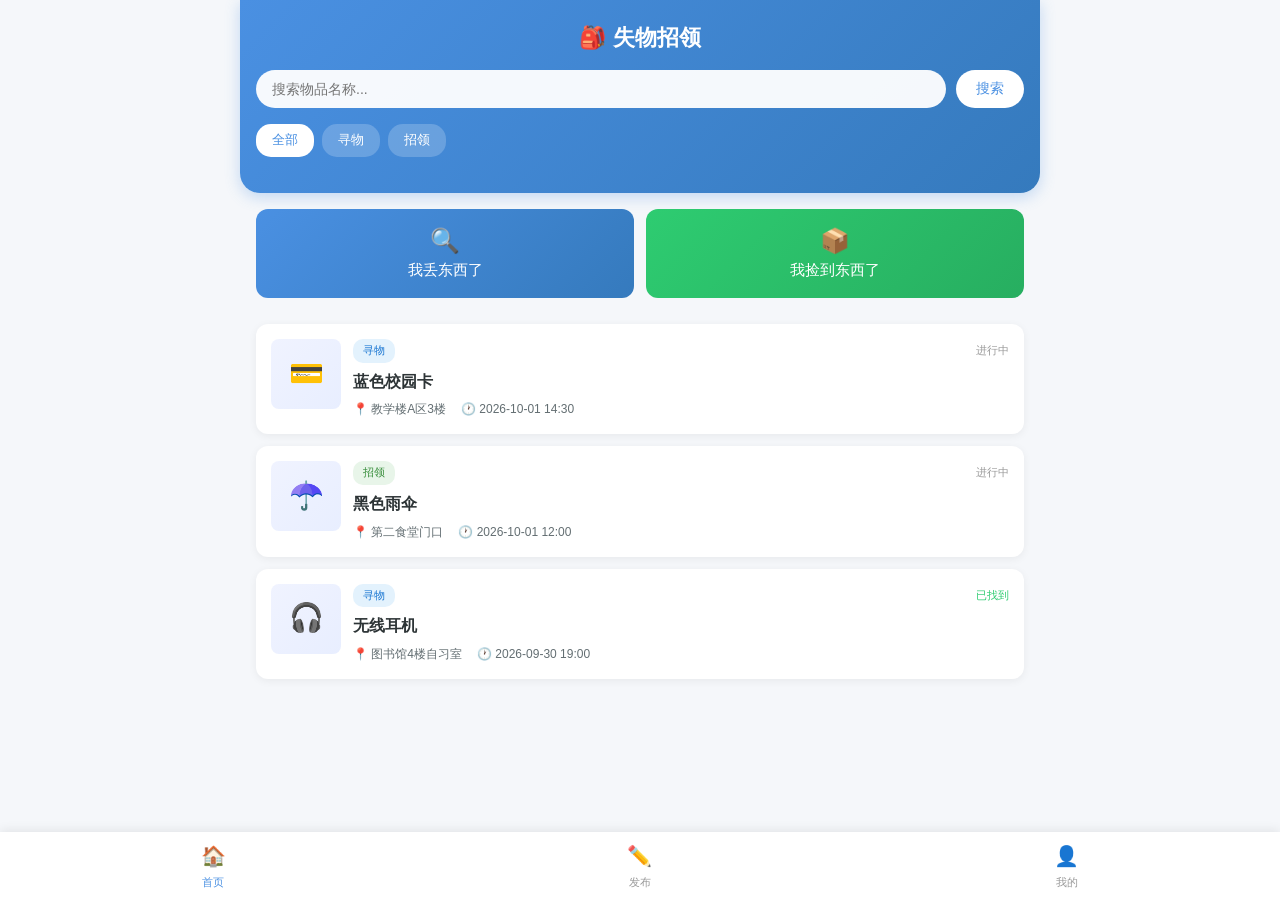
<file: index.html>
<!DOCTYPE html>
<html lang="zh-CN">
<head>
    <meta charset="UTF-8">
    <meta name="viewport" content="width=device-width, initial-scale=1.0">
    <title>校园失物招领平台</title>
    <link rel="stylesheet" href="css/style.css">
</head>
<body>
    <div class="container">
        <!-- 顶部蓝色导航 -->
        <div class="header">
            <h1>🎒 失物招领</h1>
            
            <!-- 搜索栏 -->
            <div class="search-bar">
                <input type="text" id="searchInput" placeholder="搜索物品名称...">
                <button id="searchBtn">搜索</button>
            </div>

            <!-- 分类筛选 -->
            <div class="filter-tabs">
                <div class="filter-tab active" data-type="all">全部</div>
                <div class="filter-tab" data-type="lost">寻物</div>
                <div class="filter-tab" data-type="found">招领</div>
            </div>
        </div>

        <!-- 两个大按钮 -->
        <div class="action-big-buttons">
            <button class="big-btn lost" onclick="goToPublish('lost')">
                <span class="icon">🔍</span>
                <span>我丢东西了</span>
            </button>
            <button class="big-btn found" onclick="goToPublish('found')">
                <span class="icon">📦</span>
                <span>我捡到东西了</span>
            </button>
        </div>

        <!-- 物品列表 -->
        <div class="item-list" id="itemList">
            <!-- 动态渲染 -->
        </div>
    </div>

    <!-- 底部导航栏 -->
    <div class="bottom-nav">
        <a href="index.html" class="nav-item active">
            <span class="icon">🏠</span>
            <span>首页</span>
        </a>
        <a href="publish.html" class="nav-item">
            <span class="icon">✏️</span>
            <span>发布</span>
        </a>
        <a href="profile.html" class="nav-item">
            <span class="icon">👤</span>
            <span>我的</span>
        </a>
    </div>

    <script src="js/data.js"></script>
    <script src="js/common.js"></script>
    <script src="js/index.js"></script>
</body>
</html>
</file>
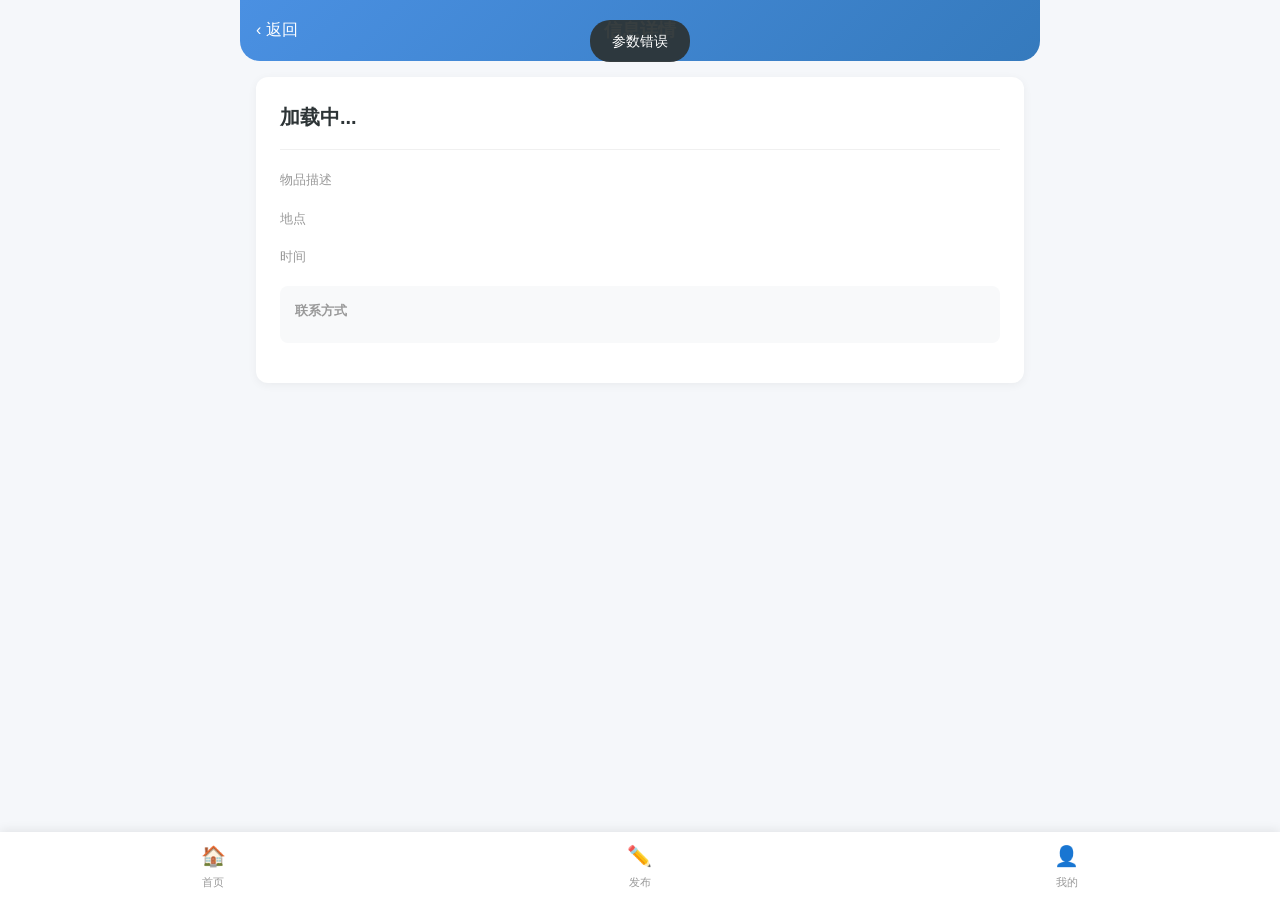
<file: detail.html>
<!DOCTYPE html>
<html lang="zh-CN">
<head>
    <meta charset="UTF-8">
    <meta name="viewport" content="width=device-width, initial-scale=1.0">
    <title>信息详情 - 校园失物招领平台</title>
    <link rel="stylesheet" href="css/style.css">
</head>
<body>
    <div class="container">
        <!-- 顶部标题栏 -->
        <div class="page-title-bar">
            <span class="back-btn" onclick="history.back()">‹ 返回</span>
            信息详情
        </div>

        <!-- 详情卡片 -->
        <div class="detail-card">
            <div class="detail-header">
                <h2 class="detail-title" id="detailTitle">加载中...</h2>
                <div>
                    <span class="item-type" id="detailType"></span>
                    <span class="item-status" id="detailStatus" style="margin-left: 10px;"></span>
                </div>
            </div>

            <div class="detail-section">
                <h3>物品描述</h3>
                <p id="detailDescription"></p>
            </div>

            <div class="detail-section">
                <h3>地点</h3>
                <p id="detailLocation"></p>
            </div>

            <div class="detail-section">
                <h3>时间</h3>
                <p id="detailTime"></p>
            </div>

            <div class="contact-info">
                <h3 style="font-size: 13px; color: #999; margin-bottom: 6px;">联系方式</h3>
                <p id="detailContact" style="font-size: 15px; color: #2d3436;"></p>
            </div>

            <!-- 操作按钮 -->
            <div class="action-buttons" id="actionButtons" style="display: none;">
                <button class="btn btn-primary" id="markFoundBtn">标记为已找到</button>
            </div>
        </div>
    </div>

    <!-- 底部导航栏 -->
    <div class="bottom-nav">
        <a href="index.html" class="nav-item">
            <span class="icon">🏠</span>
            <span>首页</span>
        </a>
        <a href="publish.html" class="nav-item">
            <span class="icon">✏️</span>
            <span>发布</span>
        </a>
        <a href="profile.html" class="nav-item">
            <span class="icon">👤</span>
            <span>我的</span>
        </a>
    </div>

    <script src="js/data.js"></script>
    <script src="js/common.js"></script>
    <script src="js/detail.js"></script>
</body>
</html>
</file>
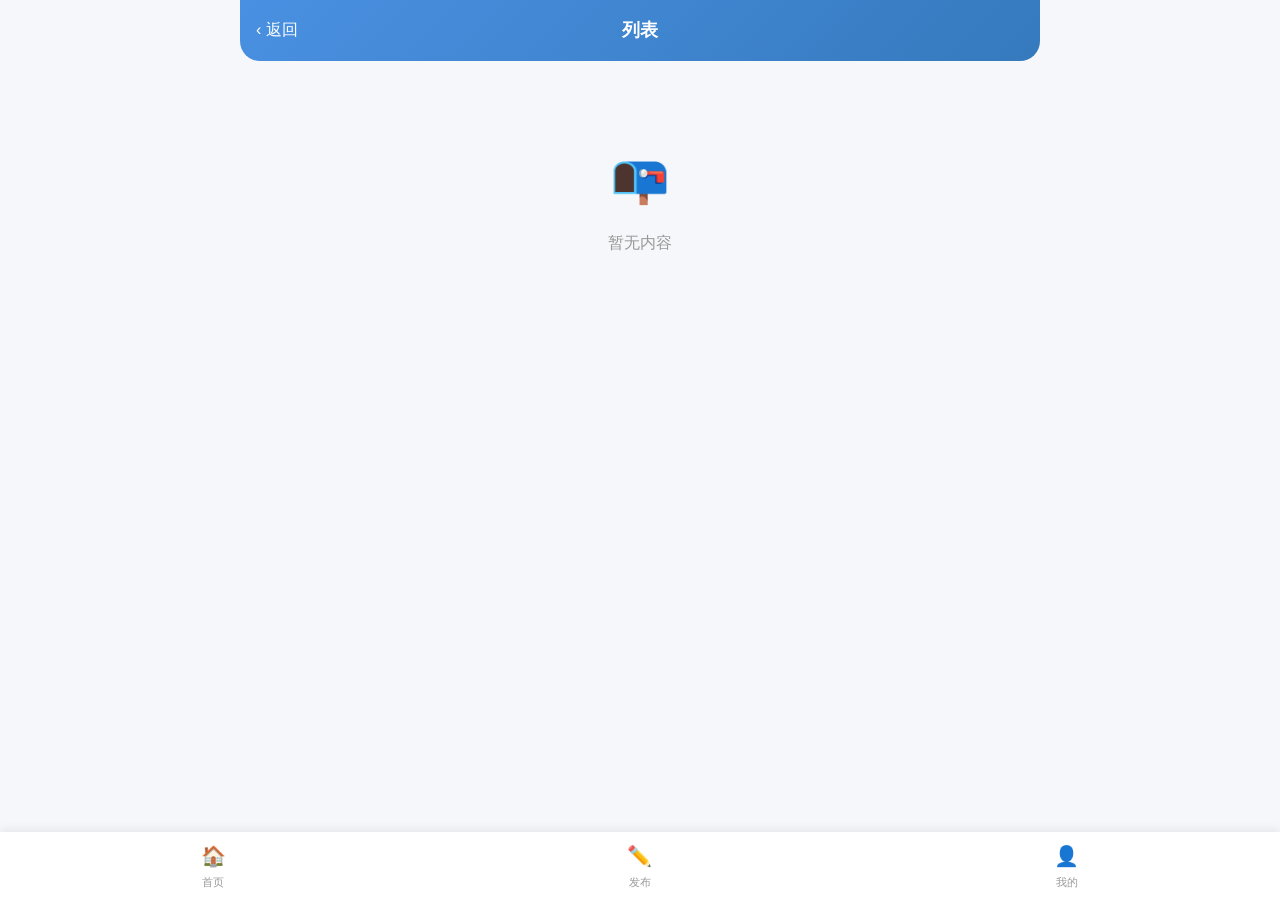
<file: list.html>
<!DOCTYPE html>
<html lang="zh-CN">
<head>
    <meta charset="UTF-8">
    <meta name="viewport" content="width=device-width, initial-scale=1.0">
    <title>列表 - 校园失物招领平台</title>
    <link rel="stylesheet" href="css/style.css">
</head>
<body>
    <div class="container">
        <!-- 顶部标题栏 -->
        <div class="page-title-bar">
            <span class="back-btn" onclick="history.back()">‹ 返回</span>
            <span id="pageTitle">列表</span>
        </div>

        <!-- 空状态 -->
        <div class="empty-state" style="padding-top: 80px;">
            <div class="icon">📭</div>
            <p>暂无内容</p>
        </div>
    </div>

    <!-- 底部导航栏 -->
    <div class="bottom-nav">
        <a href="index.html" class="nav-item">
            <span class="icon">🏠</span>
            <span>首页</span>
        </a>
        <a href="publish.html" class="nav-item">
            <span class="icon">✏️</span>
            <span>发布</span>
        </a>
        <a href="profile.html" class="nav-item">
            <span class="icon">👤</span>
            <span>我的</span>
        </a>
    </div>

    <script>
        // 从URL获取页面标题
        const urlParams = new URLSearchParams(window.location.search);
        const title = urlParams.get('title') || '列表';
        document.getElementById('pageTitle').textContent = title;
    </script>
</body>
</html>
</file>
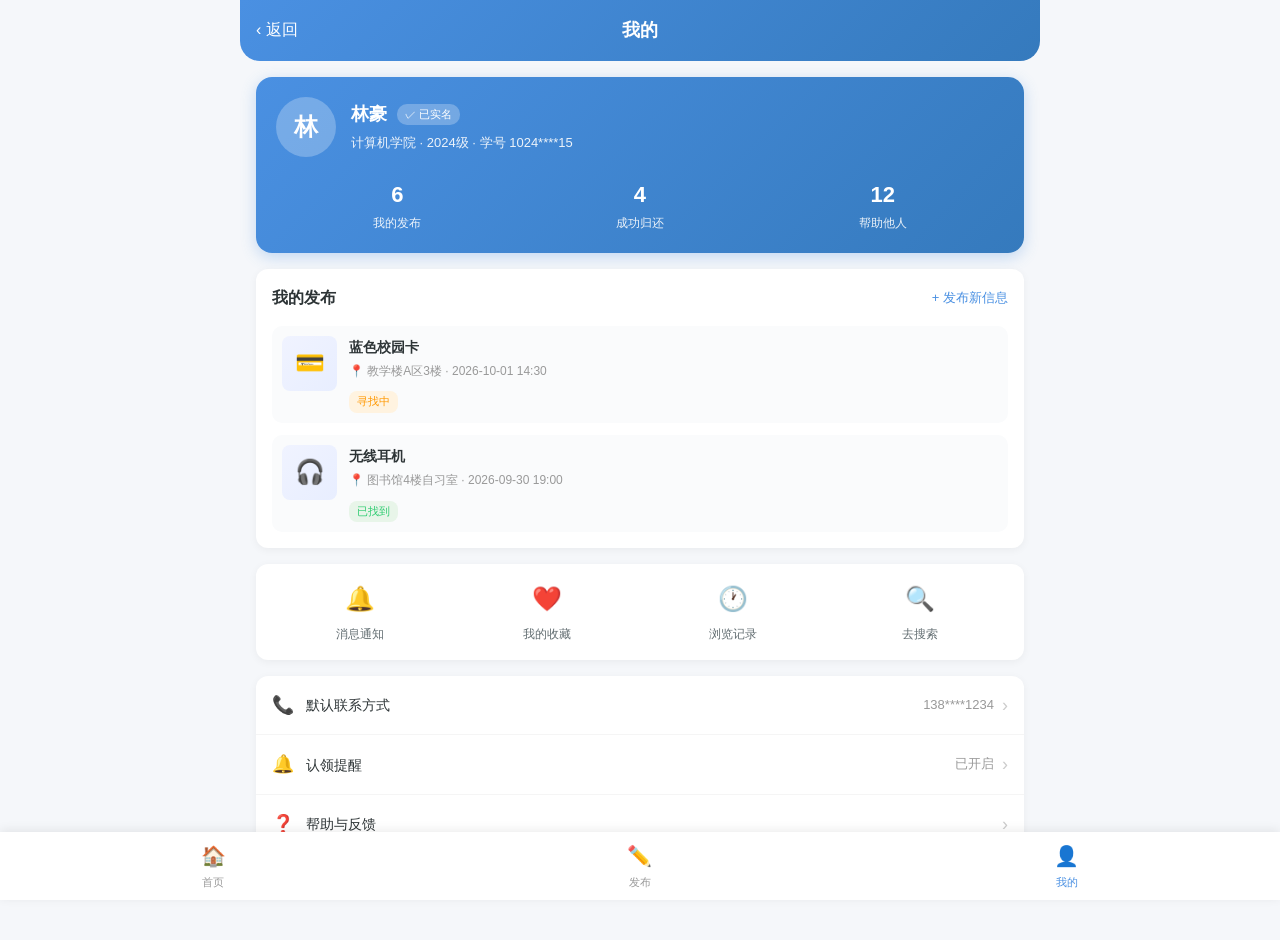
<file: profile.html>
<!DOCTYPE html>
<html lang="zh-CN">
<head>
    <meta charset="UTF-8">
    <meta name="viewport" content="width=device-width, initial-scale=1.0">
    <title>我的 - 校园失物招领平台</title>
    <link rel="stylesheet" href="css/style.css">
</head>
<body>
    <div class="container">
        <!-- 顶部标题栏 -->
        <div class="page-title-bar">
            <span class="back-btn" onclick="history.back()">‹ 返回</span>
            我的
        </div>

        <!-- 用户信息卡片 -->
        <div class="user-card">
            <div class="user-info">
                <div class="user-avatar">林</div>
                <div class="user-detail">
                    <div class="user-name">
                        林豪
                        <span class="verify-badge">✓ 已实名</span>
                    </div>
                    <div class="user-desc">计算机学院 · 2024级 · 学号 1024****15</div>
                </div>
            </div>
            <div class="user-stats">
                <div class="stat-item">
                    <div class="stat-num">6</div>
                    <div class="stat-label">我的发布</div>
                </div>
                <div class="stat-item">
                    <div class="stat-num">4</div>
                    <div class="stat-label">成功归还</div>
                </div>
                <div class="stat-item">
                    <div class="stat-num">12</div>
                    <div class="stat-label">帮助他人</div>
                </div>
            </div>
        </div>

        <!-- 我的发布 -->
        <div class="section-card">
            <div class="section-header">
                <h3>我的发布</h3>
                <a href="publish.html" class="section-link">+ 发布新信息</a>
            </div>
            <div class="my-item-list" id="myItemList">
                <!-- 动态渲染 -->
            </div>
        </div>

        <!-- 功能按钮组 -->
        <div class="func-grid">
            <div class="func-item" onclick="goToList('消息通知')">
                <div class="func-icon">🔔</div>
                <div class="func-name">消息通知</div>
            </div>
            <div class="func-item" onclick="goToList('我的收藏')">
                <div class="func-icon">❤️</div>
                <div class="func-name">我的收藏</div>
            </div>
            <div class="func-item" onclick="goToList('浏览记录')">
                <div class="func-icon">🕐</div>
                <div class="func-name">浏览记录</div>
            </div>
            <div class="func-item" onclick="goToSearch()">
                <div class="func-icon">🔍</div>
                <div class="func-name">去搜索</div>
            </div>
        </div>

        <!-- 设置列表 -->
        <div class="settings-list">
            <div class="setting-item" onclick="openContactModal()">
                <div class="setting-left">
                    <span class="setting-icon">📞</span>
                    <span>默认联系方式</span>
                </div>
                <div class="setting-right">
                    <span id="currentContact">138****1234</span>
                    <span class="arrow">›</span>
                </div>
            </div>
            <div class="setting-item">
                <div class="setting-left">
                    <span class="setting-icon">🔔</span>
                    <span>认领提醒</span>
                </div>
                <div class="setting-right">
                    <span>已开启</span>
                    <span class="arrow">›</span>
                </div>
            </div>
            <div class="setting-item">
                <div class="setting-left">
                    <span class="setting-icon">❓</span>
                    <span>帮助与反馈</span>
                </div>
                <div class="setting-right">
                    <span class="arrow">›</span>
                </div>
            </div>
        </div>
    </div>

    <!-- 联系方式修改弹窗 -->
    <div class="modal-overlay" id="contactModal">
        <div class="modal-content">
            <div class="modal-header">
                <h3>修改默认联系方式</h3>
                <span class="modal-close" onclick="closeContactModal()">×</span>
            </div>
            <div class="modal-body">
                <div class="form-group">
                    <label>联系方式</label>
                    <input type="text" id="contactInput" placeholder="请输入手机号/微信/QQ">
                </div>
            </div>
            <div class="modal-footer">
                <button class="btn btn-secondary" onclick="closeContactModal()">取消</button>
                <button class="btn btn-primary" onclick="saveContact()">保存</button>
            </div>
        </div>
    </div>

    <!-- 底部导航栏 -->
    <div class="bottom-nav">
        <a href="index.html" class="nav-item">
            <span class="icon">🏠</span>
            <span>首页</span>
        </a>
        <a href="publish.html" class="nav-item">
            <span class="icon">✏️</span>
            <span>发布</span>
        </a>
        <a href="profile.html" class="nav-item active">
            <span class="icon">👤</span>
            <span>我的</span>
        </a>
    </div>

    <script src="js/data.js"></script>
    <script src="js/common.js"></script>
    <script src="js/profile.js"></script>
</body>
</html>
</file>
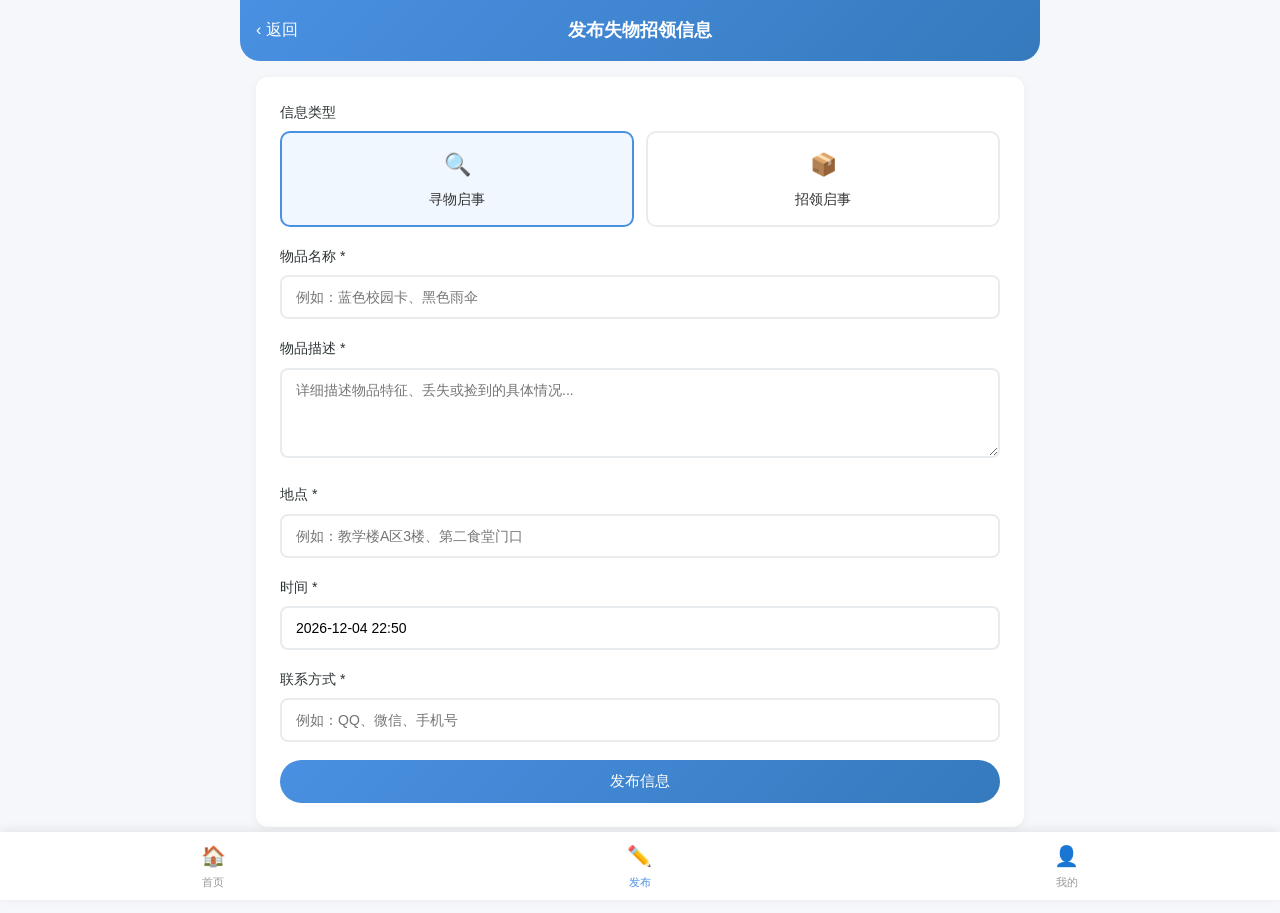
<file: publish.html>
<!DOCTYPE html>
<html lang="zh-CN">
<head>
    <meta charset="UTF-8">
    <meta name="viewport" content="width=device-width, initial-scale=1.0">
    <title>发布信息 - 校园失物招领平台</title>
    <link rel="stylesheet" href="css/style.css">
</head>
<body>
    <div class="container">
        <!-- 顶部标题栏 -->
        <div class="page-title-bar">
            <span class="back-btn" onclick="history.back()">‹ 返回</span>
            发布失物招领信息
        </div>

        <!-- 发布表单 -->
        <div class="form-card">
            <form id="publishForm">
                <!-- 类型选择 -->
                <div class="form-group">
                    <label>信息类型</label>
                    <div class="type-selector">
                        <div class="type-option active" data-type="lost">
                            <div class="icon">🔍</div>
                            <div class="text">寻物启事</div>
                        </div>
                        <div class="type-option" data-type="found">
                            <div class="icon">📦</div>
                            <div class="text">招领启事</div>
                        </div>
                    </div>
                </div>

                <!-- 物品名称 -->
                <div class="form-group">
                    <label>物品名称 *</label>
                    <input type="text" id="title" placeholder="例如：蓝色校园卡、黑色雨伞" required>
                </div>

                <!-- 物品描述 -->
                <div class="form-group">
                    <label>物品描述 *</label>
                    <textarea id="description" placeholder="详细描述物品特征、丢失或捡到的具体情况..." required></textarea>
                </div>

                <!-- 地点 -->
                <div class="form-group">
                    <label>地点 *</label>
                    <input type="text" id="location" placeholder="例如：教学楼A区3楼、第二食堂门口" required>
                </div>

                <!-- 时间 -->
                <div class="form-group">
                    <label>时间 *</label>
                    <input type="text" id="time" required>
                </div>

                <!-- 联系方式 -->
                <div class="form-group">
                    <label>联系方式 *</label>
                    <input type="text" id="contact" placeholder="例如：QQ、微信、手机号" required>
                </div>

                <!-- 提交按钮 -->
                <button type="submit" class="btn btn-primary">发布信息</button>
            </form>
        </div>
    </div>

    <!-- 底部导航栏 -->
    <div class="bottom-nav">
        <a href="index.html" class="nav-item">
            <span class="icon">🏠</span>
            <span>首页</span>
        </a>
        <a href="publish.html" class="nav-item active">
            <span class="icon">✏️</span>
            <span>发布</span>
        </a>
        <a href="profile.html" class="nav-item">
            <span class="icon">👤</span>
            <span>我的</span>
        </a>
    </div>

    <script src="js/data.js"></script>
    <script src="js/common.js"></script>
    <script src="js/publish.js"></script>
</body>
</html>
</file>
<file: css/style.css>
* {
    margin: 0;
    padding: 0;
    box-sizing: border-box;
}

body {
    font-family: -apple-system, BlinkMacSystemFont, "Segoe UI", Roboto, "Helvetica Neue", Arial, sans-serif;
    background-color: #f5f7fa;
    color: #333;
    line-height: 1.6;
    padding-bottom: 70px;
}

.container {
    max-width: 800px;
    margin: 0 auto;
    padding: 0;
}

/* 顶部导航 - 蓝色渐变 */
.header {
    background: linear-gradient(135deg, #4a90e2 0%, #357abd 100%);
    color: white;
    padding: 20px 0;
    border-radius: 0 0 20px 20px;
    box-shadow: 0 4px 15px rgba(74, 144, 226, 0.3);
}

.header h1 {
    text-align: center;
    font-size: 22px;
    font-weight: 600;
    margin-bottom: 15px;
}

/* 搜索栏 - 白色圆角 */
.search-bar {
    display: flex;
    gap: 10px;
    padding: 0 16px;
    margin-bottom: 16px;
}

.search-bar input {
    flex: 1;
    padding: 10px 16px;
    background: rgba(255, 255, 255, 0.95);
    border: none;
    border-radius: 20px;
    font-size: 14px;
    outline: none;
}

.search-bar button {
    padding: 10px 20px;
    background: white;
    color: #4a90e2;
    border: none;
    border-radius: 20px;
    cursor: pointer;
    font-size: 14px;
    font-weight: 500;
}

/* 分类筛选 */
.filter-tabs {
    display: flex;
    gap: 8px;
    padding: 0 16px;
    margin-bottom: 16px;
}

.filter-tab {
    padding: 6px 16px;
    background: rgba(255, 255, 255, 0.2);
    color: white;
    border: none;
    border-radius: 15px;
    cursor: pointer;
    font-size: 13px;
    transition: all 0.3s;
}

.filter-tab.active {
    background: white;
    color: #4a90e2;
    font-weight: 500;
}

/* 两个大按钮 */
.action-big-buttons {
    display: flex;
    gap: 12px;
    padding: 16px;
    margin-bottom: 10px;
}

.big-btn {
    flex: 1;
    padding: 18px 12px;
    border: none;
    border-radius: 12px;
    font-size: 15px;
    font-weight: 500;
    cursor: pointer;
    transition: transform 0.2s, box-shadow 0.2s;
    display: flex;
    flex-direction: column;
    align-items: center;
    gap: 6px;
}

.big-btn:hover {
    transform: translateY(-2px);
    box-shadow: 0 4px 15px rgba(0, 0, 0, 0.15);
}

.big-btn.lost {
    background: linear-gradient(135deg, #4a90e2 0%, #357abd 100%);
    color: white;
}

.big-btn.found {
    background: linear-gradient(135deg, #2ecc71 0%, #27ae60 100%);
    color: white;
}

.big-btn .icon {
    font-size: 24px;
}

/* 物品卡片列表 */
.item-list {
    display: flex;
    flex-direction: column;
    gap: 12px;
    padding: 0 16px;
}

.item-card {
    background: white;
    border-radius: 12px;
    padding: 15px;
    box-shadow: 0 2px 8px rgba(0, 0, 0, 0.06);
    cursor: pointer;
    transition: transform 0.2s, box-shadow 0.2s;
    display: flex;
    gap: 12px;
}

.item-card:hover {
    transform: translateY(-2px);
    box-shadow: 0 4px 15px rgba(0, 0, 0, 0.1);
}

.item-thumb {
    width: 70px;
    height: 70px;
    border-radius: 8px;
    background: linear-gradient(135deg, #f0f3ff 0%, #e8eeff 100%);
    display: flex;
    align-items: center;
    justify-content: center;
    font-size: 28px;
    flex-shrink: 0;
}

.item-content {
    flex: 1;
    min-width: 0;
}

.item-card-header {
    display: flex;
    justify-content: space-between;
    align-items: center;
    margin-bottom: 6px;
}

.item-type {
    padding: 3px 10px;
    border-radius: 10px;
    font-size: 11px;
    font-weight: 500;
}

.item-type.lost {
    background: #e3f2fd;
    color: #1976d2;
}

.item-type.found {
    background: #e8f5e9;
    color: #388e3c;
}

.item-status {
    font-size: 11px;
    color: #999;
}

.item-status.resolved {
    color: #2ecc71;
}

.item-title {
    font-size: 16px;
    font-weight: 600;
    margin-bottom: 6px;
    color: #2d3436;
    white-space: nowrap;
    overflow: hidden;
    text-overflow: ellipsis;
}

.item-meta {
    display: flex;
    gap: 15px;
    font-size: 12px;
    color: #636e72;
}

/* 表单样式 */
.form-card {
    background: white;
    border-radius: 12px;
    margin: 16px;
    padding: 24px;
    box-shadow: 0 2px 10px rgba(0, 0, 0, 0.05);
}

.form-group {
    margin-bottom: 18px;
}

.form-group label {
    display: block;
    margin-bottom: 8px;
    font-weight: 500;
    color: #2d3436;
    font-size: 14px;
}

.form-group input,
.form-group textarea,
.form-group select {
    width: 100%;
    padding: 12px 14px;
    border: 2px solid #e9ecef;
    border-radius: 8px;
    font-size: 14px;
    outline: none;
    transition: border-color 0.3s;
    font-family: inherit;
}

.form-group input:focus,
.form-group textarea:focus,
.form-group select:focus {
    border-color: #4a90e2;
}

.form-group textarea {
    resize: vertical;
    min-height: 90px;
}

.type-selector {
    display: flex;
    gap: 12px;
}

.type-option {
    flex: 1;
    padding: 14px;
    border: 2px solid #e9ecef;
    border-radius: 10px;
    text-align: center;
    cursor: pointer;
    transition: all 0.3s;
}

.type-option.active {
    border-color: #4a90e2;
    background: #f0f7ff;
}

.type-option .icon {
    font-size: 22px;
    margin-bottom: 6px;
}

.type-option .text {
    font-size: 14px;
    font-weight: 500;
}

.btn {
    padding: 12px 28px;
    border: none;
    border-radius: 25px;
    font-size: 15px;
    cursor: pointer;
    transition: all 0.3s;
    width: 100%;
}

.btn-primary {
    background: linear-gradient(135deg, #4a90e2 0%, #357abd 100%);
    color: white;
}

.btn-primary:hover {
    transform: translateY(-2px);
    box-shadow: 0 4px 15px rgba(74, 144, 226, 0.4);
}

.btn-secondary {
    background: #f0f3ff;
    color: #4a90e2;
}

/* 详情页 */
.detail-card {
    background: white;
    border-radius: 12px;
    margin: 16px;
    padding: 24px;
    box-shadow: 0 2px 10px rgba(0, 0, 0, 0.05);
}

.detail-header {
    display: flex;
    justify-content: space-between;
    align-items: center;
    margin-bottom: 20px;
    padding-bottom: 16px;
    border-bottom: 1px solid #f0f0f0;
}

.detail-title {
    font-size: 20px;
    font-weight: 600;
    color: #2d3436;
}

.detail-section {
    margin-bottom: 18px;
}

.detail-section h3 {
    font-size: 13px;
    color: #999;
    margin-bottom: 6px;
    font-weight: normal;
}

.detail-section p {
    font-size: 15px;
    color: #2d3436;
}

.contact-info {
    background: #f8f9fa;
    padding: 15px;
    border-radius: 8px;
    margin: 16px 0;
}

.action-buttons {
    display: flex;
    gap: 12px;
    margin-top: 24px;
}

.action-buttons .btn {
    flex: 1;
    width: auto;
}

/* 空状态 */
.empty-state {
    text-align: center;
    padding: 50px 20px;
    color: #999;
}

.empty-state .icon {
    font-size: 48px;
    margin-bottom: 12px;
}

/* 提示消息 */
.toast {
    position: fixed;
    top: 20px;
    left: 50%;
    transform: translateX(-50%);
    background: rgba(45, 52, 54, 0.95);
    color: white;
    padding: 10px 22px;
    border-radius: 20px;
    font-size: 14px;
    z-index: 1000;
    opacity: 0;
    transition: opacity 0.3s;
}

.toast.show {
    opacity: 1;
}

/* 底部导航栏 */
.bottom-nav {
    position: fixed;
    bottom: 0;
    left: 0;
    right: 0;
    background: white;
    display: flex;
    justify-content: space-around;
    padding: 8px 0;
    box-shadow: 0 -2px 10px rgba(0, 0, 0, 0.08);
    z-index: 100;
}

.nav-item {
    display: flex;
    flex-direction: column;
    align-items: center;
    gap: 2px;
    cursor: pointer;
    color: #999;
    text-decoration: none;
    font-size: 11px;
    transition: color 0.3s;
}

.nav-item.active {
    color: #4a90e2;
}

.nav-item .icon {
    font-size: 20px;
}

/* 页面标题栏 */
.page-title-bar {
    background: linear-gradient(135deg, #4a90e2 0%, #357abd 100%);
    color: white;
    padding: 16px;
    border-radius: 0 0 20px 20px;
    text-align: center;
    font-size: 18px;
    font-weight: 600;
    position: relative;
}

.back-btn {
    position: absolute;
    left: 16px;
    top: 50%;
    transform: translateY(-50%);
    font-size: 16px;
    cursor: pointer;
    color: white;
    font-weight: normal;
}

/* 我的页面 - 用户卡片 */
.user-card {
    background: linear-gradient(135deg, #4a90e2 0%, #357abd 100%);
    margin: 16px;
    border-radius: 16px;
    padding: 20px;
    color: white;
    box-shadow: 0 4px 15px rgba(74, 144, 226, 0.3);
}

.user-info {
    display: flex;
    align-items: center;
    gap: 15px;
    margin-bottom: 20px;
}

.user-avatar {
    width: 60px;
    height: 60px;
    border-radius: 50%;
    background: rgba(255, 255, 255, 0.25);
    display: flex;
    align-items: center;
    justify-content: center;
    font-size: 24px;
    font-weight: 600;
}

.user-name {
    font-size: 18px;
    font-weight: 600;
    margin-bottom: 4px;
    display: flex;
    align-items: center;
    gap: 10px;
}

.verify-badge {
    font-size: 11px;
    background: rgba(255, 255, 255, 0.25);
    padding: 2px 8px;
    border-radius: 10px;
    font-weight: normal;
}

.user-desc {
    font-size: 13px;
    opacity: 0.9;
}

.user-stats {
    display: flex;
    justify-content: space-around;
    text-align: center;
}

.stat-num {
    font-size: 22px;
    font-weight: 700;
    margin-bottom: 2px;
}

.stat-label {
    font-size: 12px;
    opacity: 0.9;
}

/* 我的发布区域 */
.section-card {
    background: white;
    margin: 0 16px 16px;
    border-radius: 12px;
    padding: 16px;
    box-shadow: 0 2px 8px rgba(0, 0, 0, 0.05);
}

.section-header {
    display: flex;
    justify-content: space-between;
    align-items: center;
    margin-bottom: 15px;
}

.section-header h3 {
    font-size: 16px;
    font-weight: 600;
    color: #2d3436;
}

.section-link {
    font-size: 13px;
    color: #4a90e2;
    text-decoration: none;
}

.my-item-list {
    display: flex;
    flex-direction: column;
    gap: 12px;
}

.my-item {
    display: flex;
    gap: 12px;
    padding: 10px;
    background: #fafbfc;
    border-radius: 10px;
    cursor: pointer;
    transition: background 0.2s;
}

.my-item:hover {
    background: #f0f4ff;
}

.my-item-thumb {
    width: 55px;
    height: 55px;
    border-radius: 8px;
    background: linear-gradient(135deg, #f0f3ff 0%, #e8eeff 100%);
    display: flex;
    align-items: center;
    justify-content: center;
    font-size: 24px;
    flex-shrink: 0;
}

.my-item-content {
    flex: 1;
    min-width: 0;
}

.my-item-title {
    font-size: 14px;
    font-weight: 600;
    color: #2d3436;
    margin-bottom: 4px;
}

.my-item-meta {
    font-size: 12px;
    color: #999;
    margin-bottom: 6px;
}

.my-item-tag {
    display: inline-block;
    padding: 2px 8px;
    border-radius: 8px;
    font-size: 11px;
}

.my-item-tag.resolved {
    background: #e8f5e9;
    color: #2ecc71;
}

.my-item-tag.active {
    background: #fff3e0;
    color: #ff9800;
}

/* 功能按钮组 */
.func-grid {
    display: grid;
    grid-template-columns: repeat(4, 1fr);
    gap: 10px;
    margin: 0 16px 16px;
    background: white;
    padding: 16px;
    border-radius: 12px;
    box-shadow: 0 2px 8px rgba(0, 0, 0, 0.05);
}

.func-item {
    display: flex;
    flex-direction: column;
    align-items: center;
    gap: 6px;
    cursor: pointer;
}

.func-icon {
    font-size: 24px;
}

.func-name {
    font-size: 12px;
    color: #636e72;
}

/* 设置列表 */
.settings-list {
    background: white;
    margin: 0 16px 16px;
    border-radius: 12px;
    overflow: hidden;
    box-shadow: 0 2px 8px rgba(0, 0, 0, 0.05);
}

.setting-item {
    display: flex;
    justify-content: space-between;
    align-items: center;
    padding: 15px 16px;
    border-bottom: 1px solid #f5f5f5;
    cursor: pointer;
}

.setting-item:last-child {
    border-bottom: none;
}

.setting-left {
    display: flex;
    align-items: center;
    gap: 12px;
    font-size: 14px;
    color: #2d3436;
}

.setting-icon {
    font-size: 18px;
}

.setting-right {
    display: flex;
    align-items: center;
    gap: 8px;
    font-size: 13px;
    color: #999;
}

.arrow {
    font-size: 18px;
    color: #ccc;
}

/* 弹窗样式 */
.modal-overlay {
    position: fixed;
    top: 0;
    left: 0;
    right: 0;
    bottom: 0;
    background: rgba(0, 0, 0, 0.5);
    display: none;
    align-items: center;
    justify-content: center;
    z-index: 1000;
}

.modal-overlay.show {
    display: flex;
}

.modal-content {
    background: white;
    border-radius: 16px;
    width: 90%;
    max-width: 400px;
    overflow: hidden;
    animation: modalSlideUp 0.3s ease;
}

@keyframes modalSlideUp {
    from {
        transform: translateY(50px);
        opacity: 0;
    }
    to {
        transform: translateY(0);
        opacity: 1;
    }
}

.modal-header {
    display: flex;
    justify-content: space-between;
    align-items: center;
    padding: 18px 20px;
    border-bottom: 1px solid #f0f0f0;
}

.modal-header h3 {
    font-size: 16px;
    font-weight: 600;
    color: #2d3436;
}

.modal-close {
    font-size: 24px;
    color: #999;
    cursor: pointer;
    line-height: 1;
}

.modal-body {
    padding: 20px;
}

.modal-footer {
    display: flex;
    gap: 12px;
    padding: 0 20px 20px;
}

.modal-footer .btn {
    flex: 1;
}

/* 响应式 */
@media (max-width: 600px) {
    .header h1 {
        font-size: 20px;
    }
    
    .item-card {
        padding: 12px;
    }
    
    .item-thumb {
        width: 60px;
        height: 60px;
        font-size: 24px;
    }
    
    .action-buttons {
        flex-direction: column;
    }
    
    .func-grid {
        grid-template-columns: repeat(4, 1fr);
    }
}
</file>
